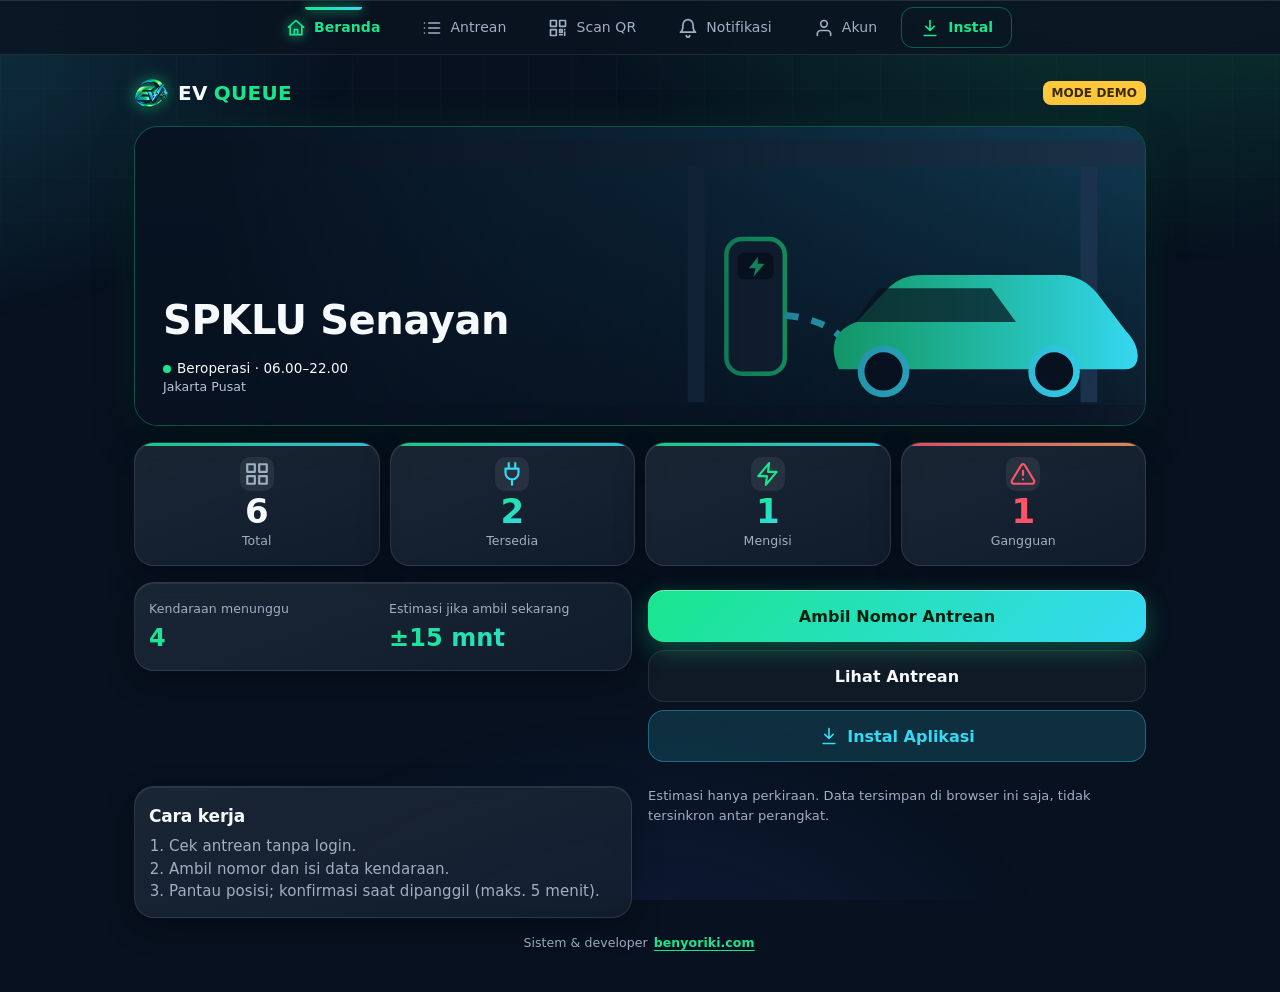
<file: index.html>
<!doctype html><html lang="id" data-theme="dark"><head><meta charset="utf-8"><meta name="viewport" content="width=device-width,initial-scale=1,viewport-fit=cover"><title>EV Queue – Antrean SPKLU Tertib, Transparan, Tanpa Petugas</title><meta name="description" content="Cek antrean, ambil nomor, dan pantau giliran charging mobil &amp; motor listrik langsung dari HP. Real-time, estimasi jelas, tanpa antre fisik.">
<meta property="og:type" content="website"><meta property="og:site_name" content="EV Queue"><meta property="og:locale" content="id_ID"><meta property="og:url" content="https://benyoriki.github.io/SPKLU/"><meta property="og:title" content="⚡ EV Queue – Antrean SPKLU Lebih Mudah, Lebih Canggih"><meta property="og:description" content="Ambil nomor dari HP, pantau giliran real-time, dan charge tanpa antre berantakan. Tertib • Transparan • Tanpa Petugas. Coba sekarang 👇"><meta property="og:image" content="https://benyoriki.github.io/SPKLU/og-image.jpg?v=2"><meta property="og:image:type" content="image/jpeg"><meta property="og:image:width" content="1200"><meta property="og:image:height" content="630"><meta property="og:image:alt" content="EV Queue – Sistem Antrean SPKLU"><meta name="twitter:card" content="summary_large_image"><meta name="twitter:title" content="EV Queue – Antrean SPKLU Lebih Mudah, Lebih Canggih"><meta name="twitter:description" content="Ambil nomor dari HP, pantau giliran real-time. Tertib • Transparan • Tanpa Petugas."><meta name="twitter:image" content="https://benyoriki.github.io/SPKLU/og-image.jpg?v=2"><meta name="theme-color" content="#07111F"><link rel="manifest" href="manifest.json"><meta name="mobile-web-app-capable" content="yes"><meta name="apple-mobile-web-app-capable" content="yes"><meta name="apple-mobile-web-app-title" content="EV Queue"><meta name="apple-mobile-web-app-status-bar-style" content="black-translucent"><link rel="icon" type="image/png" href="favicon.png"><link rel="apple-touch-icon" href="apple-touch-icon.png"><link rel="stylesheet" href="style.css"></head><body>
<div id="ld" role="status" aria-label="Memuat EV Queue"><div class="ld-b"><img src="logo.png" alt="" width=72 height=72></div><div class="ld-t">EV <b>QUEUE</b></div><small>Memuat sistem antrean…</small><div class="ld-p"><i></i></div><p class="credit">Sistem &amp; developer <a href="https://benyoriki.com" target="_blank" rel="noopener">benyoriki.com</a></p></div>
<main class="wrap"><div id="view" aria-live="polite"></div><p class="credit">Sistem &amp; developer <a href="https://benyoriki.com" target="_blank" rel="noopener">benyoriki.com</a></p></main>
<nav class="bot" aria-label="Navigasi utama"><a href="#home" data-r="home"><svg class=ic><use href="#i-home"/></svg>Beranda</a><a href="#queue" data-r="queue"><svg class=ic><use href="#i-list"/></svg>Antrean</a><a href="#qr" data-r="qr"><svg class=ic><use href="#i-qr"/></svg>Scan QR</a><a href="#notif" data-r="notif"><svg class=ic><use href="#i-bell"/></svg>Notifikasi</a><a href="#account" data-r="account"><svg class=ic><use href="#i-user"/></svg>Akun</a><a href="#" class="inst" data-install><svg class=ic><use href="#i-download"/></svg>Instal</a></nav>
<noscript>Aktifkan JavaScript.</noscript>
<script src="ui.js"></script><script src="storage.js"></script><script src="queue-engine.js"></script><script src="app.js"></script><script src="pwa.js"></script></body></html>
</file>
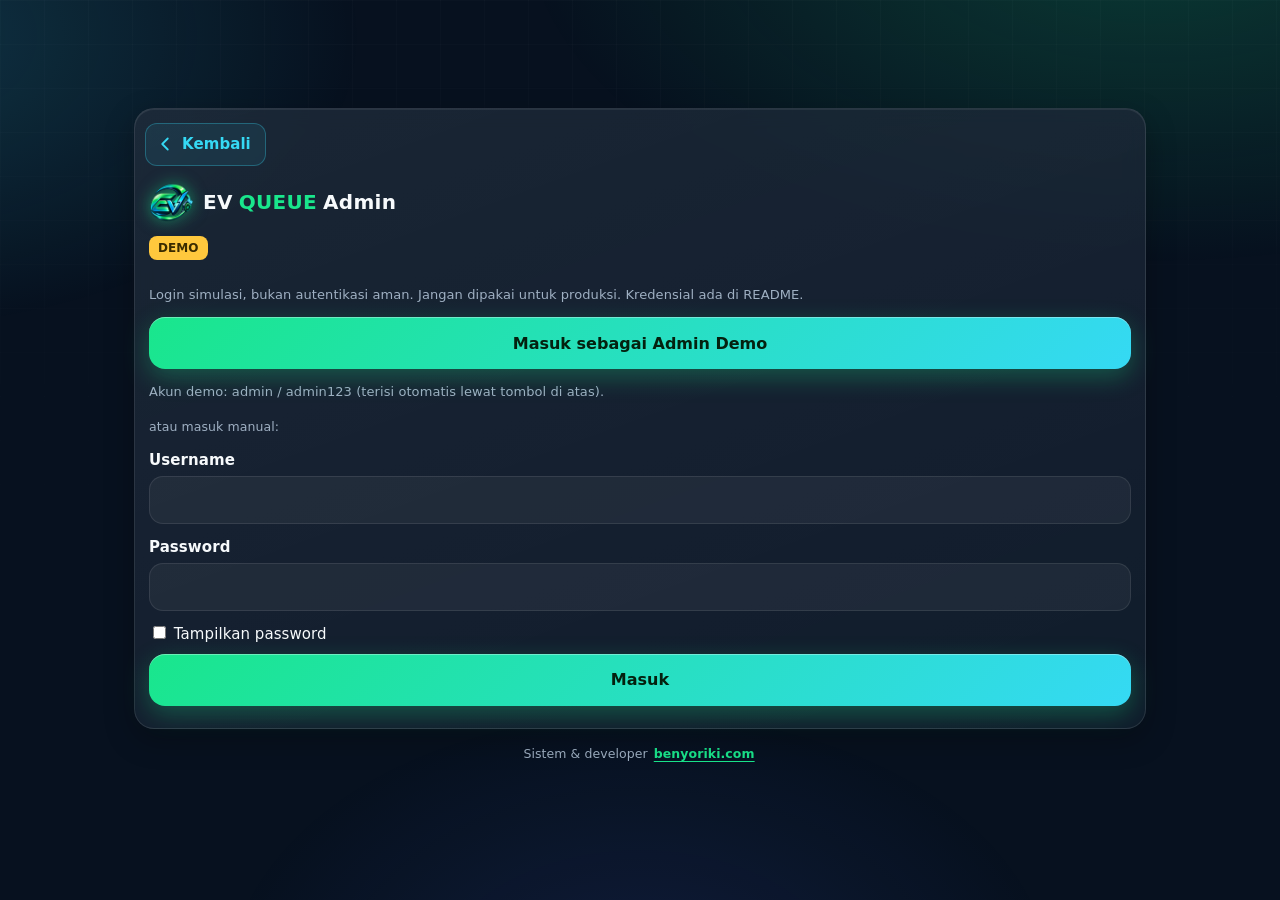
<file: admin/index.html>
<!doctype html><html lang="id" data-theme="dark"><head><meta charset="utf-8"><meta name="viewport" content="width=device-width,initial-scale=1,viewport-fit=cover"><title>EV Queue Admin</title><meta name="robots" content="noindex"><meta name="theme-color" content="#07111F"><link rel="icon" type="image/png" href="../favicon.png"><link rel="apple-touch-icon" href="../apple-touch-icon.png"><link rel="stylesheet" href="../style.css"></head><body><div id="root"></div>
<script src="../ui.js"></script><script src="../storage.js"></script><script src="../queue-engine.js"></script><script src="../admin.js"></script><script src="../pwa.js" data-sw="../sw.js"></script></body></html>
</file>
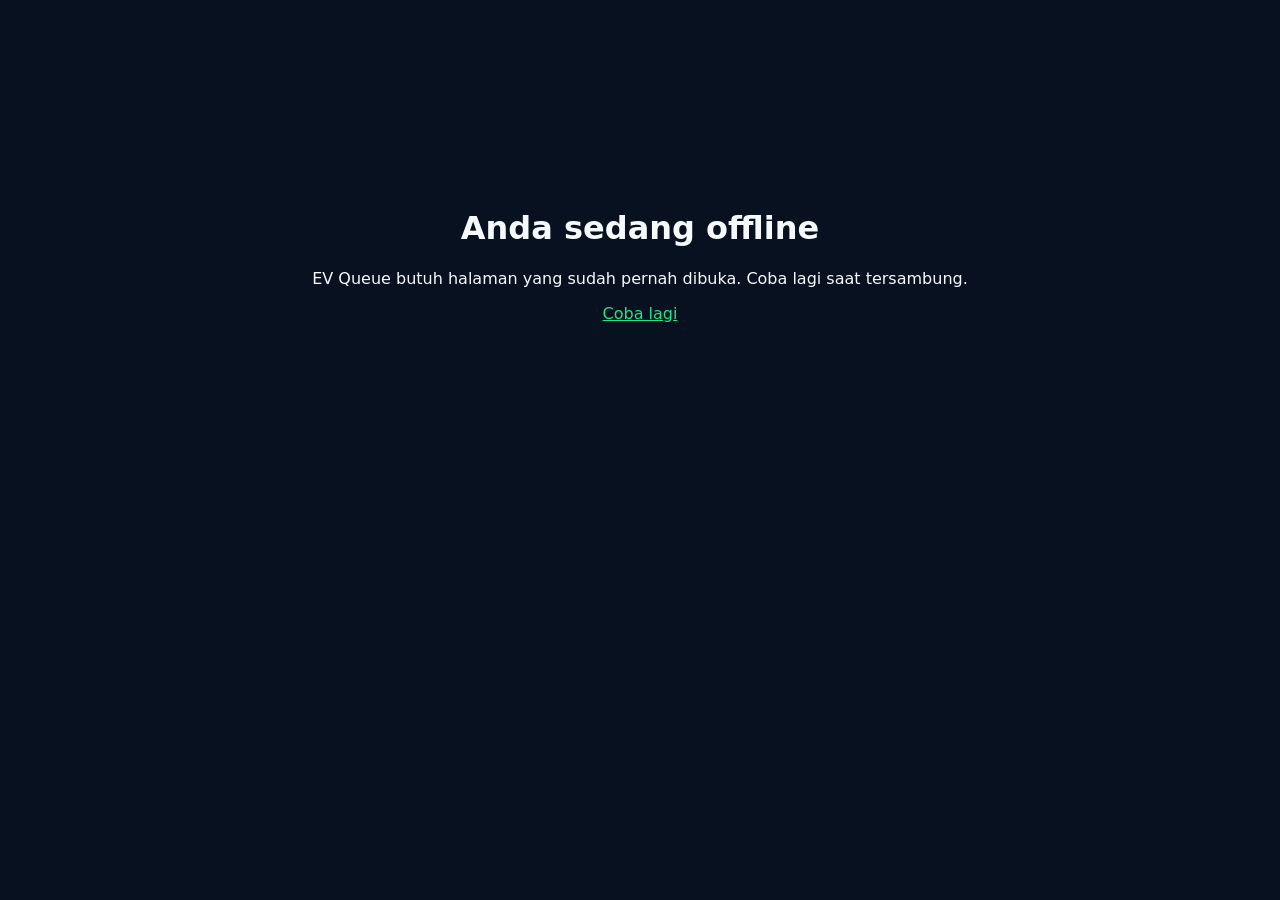
<file: offline.html>
<!doctype html><html lang="id"><meta charset="utf-8"><meta name="viewport" content="width=device-width,initial-scale=1"><title>Offline</title><body style="font-family:system-ui;background:#07111F;color:#F7FAFC;text-align:center;padding:20vh 20px"><h1>Anda sedang offline</h1><p>EV Queue butuh halaman yang sudah pernah dibuka. Coba lagi saat tersambung.</p><a href="index.html" style="color:#19E68C">Coba lagi</a></body></html>
</file>
<file: style.css>
:root{--bg:#07111F;--sf:#101D2D;--sf2:#16273b;--tx:#F7FAFC;--mu:#9fb0c3;--g:#19E68C;--c:#35D9F4;--r:#ff5468;--y:#ffc83d;--bd:rgba(255,255,255,.09);--rad:16px;--sh:0 6px 20px rgba(0,0,0,.25);--ink:#04210f;--f:ui-sans-serif,system-ui,-apple-system,"Segoe UI",Roboto,sans-serif}
[data-theme=light]{--bg:#eef4f9;--sf:#fff;--sf2:#e8f0f7;--tx:#0b1a2b;--mu:#4f647a;--bd:rgba(7,17,31,.12);--sh:0 4px 14px rgba(7,17,31,.08)}
*{box-sizing:border-box}html{-webkit-text-size-adjust:100%}body{margin:0;background:var(--bg);color:var(--tx);font:15px/1.5 var(--f);font-variant-numeric:tabular-nums}
a{color:inherit;text-decoration:none}h1,h2{margin:.15em 0;letter-spacing:-.01em}h1{font-size:24px}h2{font-size:17px}small{font-size:12.5px}b{font-weight:700}
.ic{width:20px;height:20px;fill:none;stroke:currentColor;stroke-width:2;stroke-linecap:round;stroke-linejoin:round;flex-shrink:0;vertical-align:-4px}
.wrap{max-width:560px;margin:0 auto;padding:12px 14px 92px}
.top{display:flex;justify-content:space-between;align-items:center;margin-bottom:10px}.logo{font-weight:800;font-size:19px;display:flex;align-items:center;gap:8px}.logo b{color:var(--g)}.logo .ic{color:var(--g);width:24px;height:24px}
.card{background:var(--sf);border:1px solid var(--bd);border-radius:var(--rad);padding:14px;box-shadow:var(--sh);margin-bottom:12px}
.hero{position:relative;overflow:hidden;height:156px;border-radius:20px;margin-bottom:12px;border:1px solid var(--bd);background:#0b2233;color:#F7FAFC}
.hero .art{position:absolute;inset:0;width:100%;height:100%;margin:0}.hero-t{position:relative;z-index:1;height:100%;padding:16px;background:linear-gradient(90deg,rgba(7,17,31,.94) 8%,rgba(7,17,31,.55) 55%,transparent);display:flex;flex-direction:column;justify-content:flex-end}.hero-t h1{font-size:23px}.hero-t p{margin:2px 0 0;font-size:13.5px}.hero-t small{color:#b8c7d8}
.dot{display:inline-block;width:8px;height:8px;border-radius:50%;margin-right:6px;background:var(--g)}.dot.r{background:var(--r)}
.btn{display:flex;align-items:center;justify-content:center;gap:8px;width:100%;padding:13px;border:0;border-radius:14px;font:700 15px var(--f);cursor:pointer;background:var(--g);color:var(--ink);margin:8px 0;min-height:48px;box-shadow:0 6px 16px rgba(25,230,140,.22);transition:transform .1s,opacity .15s}
.btn:active{transform:scale(.98)}.btn.s{background:transparent;border:1.5px solid var(--bd);color:var(--tx);box-shadow:none}.btn.y{background:var(--y);color:#3a2b00;box-shadow:none}.btn.d{background:var(--r);color:#fff;box-shadow:none}.btn.c{background:rgba(53,217,244,.15);color:var(--c);box-shadow:none;border:1px solid rgba(53,217,244,.35)}
.btn:disabled{opacity:.4;cursor:not-allowed}.btn.sm{display:inline-flex;width:auto;padding:7px 12px;min-height:38px;font-size:13px;margin:2px;border-radius:10px;box-shadow:none}
:focus-visible{outline:3px solid var(--c);outline-offset:2px}
.grid{display:grid;gap:10px}.g4{grid-template-columns:repeat(4,1fr)}.g2{grid-template-columns:1fr 1fr}.g6{grid-template-columns:repeat(auto-fit,minmax(150px,1fr))}.gc{grid-template-columns:repeat(auto-fill,minmax(150px,1fr))}.cols{display:grid;gap:12px;grid-template-columns:1.3fr 1fr;margin-top:12px}.cols .card{margin:0}
.stat{background:var(--sf);border:1px solid var(--bd);border-radius:14px;padding:10px 6px;display:flex;flex-direction:column;align-items:center;gap:2px;text-align:center}.stat b{font-size:24px;line-height:1.1}.stat small{color:var(--mu)}.stat .ic{color:var(--mu)}
.stat.c .ic,.stat.c b{color:var(--c)}.stat.g .ic,.stat.g b{color:var(--g)}.stat.r .ic,.stat.r b{color:var(--r)}.stat.y .ic,.stat.y b{color:var(--y)}
.q{display:grid;grid-template-columns:1fr 1fr;gap:12px}.q b{font-size:24px;display:block}.q small{color:var(--mu)}
.badge{display:inline-block;padding:3px 10px;border-radius:99px;font-size:12px;font-weight:700;background:var(--sf2)}
.WAITING,.available{background:rgba(53,217,244,.16);color:var(--c)}.CALLED{background:rgba(255,200,61,.2);color:var(--y)}.READY,.CHARGING,.using{background:rgba(25,230,140,.17);color:var(--g)}.SKIPPED,.CANCELLED,.fault,.EXPIRED{background:rgba(255,84,104,.18);color:var(--r)}.COMPLETED,.offline{background:rgba(150,160,175,.22);color:var(--mu)}
[data-theme=light] .WAITING,[data-theme=light] .available{color:#007a91}[data-theme=light] .CALLED{color:#8a6100}[data-theme=light] .READY,[data-theme=light] .CHARGING,[data-theme=light] .using{color:#0a7a4a}[data-theme=light] .SKIPPED,[data-theme=light] .CANCELLED,[data-theme=light] .fault{color:#c01f38}
label{display:block;font-weight:600;margin:12px 0 4px}input,select{width:100%;padding:12px;border-radius:12px;border:1px solid var(--bd);background:var(--sf2);color:var(--tx);font:inherit;min-height:46px}
.err{color:var(--r);font-size:13px;margin-top:4px}.mu{color:var(--mu)}.seg{display:flex;gap:8px}.seg label{flex:1;margin:0;border:1.5px solid var(--bd);border-radius:12px;padding:12px;text-align:center;cursor:pointer}.seg label:has(input:checked){border-color:var(--g);color:var(--g)}.seg input{position:absolute;opacity:0;width:1px;height:1px}.seg label:has(:focus-visible){outline:3px solid var(--c)}
.tk{background:var(--sf);border:1px solid var(--bd);border-radius:22px;box-shadow:var(--sh);overflow:hidden;margin-bottom:12px}.tk-h{display:flex;justify-content:space-between;align-items:center;padding:14px 16px;background:linear-gradient(90deg,rgba(25,230,140,.12),transparent)}.tk-h span:first-child{font-weight:700;display:flex;gap:6px;align-items:center}.tk-h .ic{color:var(--g)}
.tk-n{text-align:center;padding:6px 16px}.tk-n small{color:var(--mu)}.big{font-size:60px;font-weight:800;letter-spacing:2px;line-height:1.1}.tm{text-align:center;padding:4px 16px 0}.tm small{color:var(--mu)}.timer{font-size:44px;font-weight:800;color:var(--y);line-height:1.1}
.tk-sep{position:relative;border-top:2px dashed var(--bd);margin:14px 0}.tk-sep::before,.tk-sep::after{content:"";position:absolute;top:-11px;width:20px;height:20px;border-radius:50%;background:var(--bg)}.tk-sep::before{left:-10px}.tk-sep::after{right:-10px}
.kv{display:grid;grid-template-columns:1fr 1fr;gap:12px;padding:0 16px}.kv small{display:block;color:var(--mu)}.tk-b{padding:6px 16px 14px}
.steps{display:flex;margin:14px 0 8px}.steps div{flex:1;text-align:center;font-size:11.5px;color:var(--mu);position:relative}.steps i{display:block;width:14px;height:14px;border-radius:50%;margin:0 auto 5px;background:var(--sf2);border:2px solid var(--bd);position:relative;z-index:1}.steps div::before{content:"";position:absolute;top:6px;left:-50%;width:100%;height:2px;background:var(--bd)}.steps div:first-child::before{display:none}.steps .on{color:var(--g)}.steps .on i,.steps .on::before{background:var(--g);border-color:var(--g)}
.row{display:flex;justify-content:space-between;gap:8px;align-items:center;padding:9px 0;border-bottom:1px solid var(--bd)}.row:last-child{border:0}.note{color:var(--mu);font-size:13px}.how ol{margin:6px 0 0;padding-left:20px;color:var(--mu)}
nav.bot{position:fixed;bottom:0;left:0;right:0;display:flex;background:var(--sf);border-top:1px solid var(--bd);padding-bottom:env(safe-area-inset-bottom)}nav.bot a{flex:1;display:flex;flex-direction:column;align-items:center;gap:2px;padding:9px 2px;font-size:12px;color:var(--mu)}nav.bot a.on{color:var(--g);font-weight:700}
.demo{background:var(--y);color:#3a2b00;font-weight:700;font-size:12px;padding:3px 9px;border-radius:8px;white-space:nowrap}
.toast{position:fixed;top:12px;left:50%;transform:translateX(-50%);background:var(--sf);border:1px solid var(--g);padding:10px 16px;border-radius:12px;z-index:30;box-shadow:var(--sh)}
.art{width:100%;height:auto;display:block}.bar{height:10px;border-radius:6px;background:var(--sf2);overflow:hidden}.bar i{display:block;height:100%}
.ad{display:flex;min-height:100vh}.side{width:232px;background:var(--sf);border-right:1px solid var(--bd);padding:14px 10px;flex-shrink:0;position:sticky;top:0;height:100vh;overflow-y:auto;transition:width .2s}.side .logo{padding:2px 8px 14px}.side a{display:flex;align-items:center;gap:12px;padding:11px 12px;border-radius:12px;color:var(--mu);margin:3px 0;transition:background .15s}.side a:hover{background:var(--sf2)}.side a.on{background:rgba(25,230,140,.14);color:var(--g);font-weight:700}
.ad.sb-c .side{width:68px}.ad.sb-c .lb{display:none}.ad.sb-c .side a{justify-content:center}.ov{display:none}
.main{flex:1;min-width:0;padding:18px;overflow-x:clip}.in{max-width:1280px;margin:0 auto}.bar-t{display:flex;align-items:center;gap:10px}.bar-t h1{flex:1}
.scroll{overflow-x:auto}table{width:100%;border-collapse:collapse;min-width:640px}th,td{padding:10px 8px;text-align:left;border-bottom:1px solid var(--bd);font-size:14px}th{color:var(--mu);font-weight:600}tbody tr:hover{background:var(--sf2)}
@media(max-width:1024px){.cols{grid-template-columns:1fr}}
@media(min-width:768px){.wrap{max-width:680px}}
@media(max-width:760px){.side{position:fixed;z-index:20;left:0;top:0;width:250px;transform:translateX(-100%);transition:transform .2s}.ad.sb-o .side{transform:none}.ad.sb-o .ov{display:block;position:fixed;inset:0;background:rgba(0,0,0,.55);z-index:15}.ad.sb-c .side{width:250px}.ad.sb-c .lb{display:inline}.ad.sb-c .side a{justify-content:flex-start}.main{padding:12px}.g2{grid-template-columns:1fr}.g6{grid-template-columns:1fr 1fr}
table{min-width:0}table,thead,tbody,tr,td{display:block}thead{display:none}tr{background:var(--sf2);border:1px solid var(--bd);border-radius:14px;margin:8px 0;padding:6px 10px}td{border:0;display:flex;justify-content:space-between;align-items:center;gap:8px;padding:5px 0;text-align:right}td::before{content:attr(data-l);color:var(--mu);text-align:left}td[colspan]::before{content:none}.scroll{overflow:visible}}
@media(max-width:380px){.big{font-size:52px}.g4{gap:6px}.stat b{font-size:21px}}
@media(prefers-reduced-motion:reduce){*{transition:none!important;animation:none!important}}
@media print{body{background:#fff;color:#000}.side,.main .bar-t,.main .in>*:not(#qrc),.toast,nav.bot,button{display:none!important}#qrc{border:0;box-shadow:none;background:#fff;color:#000}}

body::before{content:"";position:fixed;inset:0;z-index:-1;pointer-events:none;background:radial-gradient(700px 360px at 85% -5%,rgba(25,230,140,.13),transparent 70%),radial-gradient(600px 360px at -10% 8%,rgba(53,217,244,.11),transparent 70%)}[data-theme=light] body::before{opacity:.45}
.grid>*{min-width:0}.g3{grid-template-columns:repeat(3,1fr)}.stat small{overflow-wrap:anywhere}
.credit{text-align:center;color:var(--mu);font-size:12.5px;margin:16px 0 0}.credit a{color:var(--g);font-weight:700;text-decoration:underline;text-underline-offset:3px;padding:6px 2px}
.dot{animation:blink 2s ease-in-out infinite}@keyframes blink{50%{opacity:.35}}.cab{stroke-dasharray:6 6;animation:flow 1s linear infinite}@keyframes flow{to{stroke-dashoffset:-12}}
.stat,.card{transition:transform .15s,border-color .15s}@media(hover:hover){.stat:hover{transform:translateY(-2px);border-color:rgba(25,230,140,.4)}}
#ld{position:fixed;inset:0;z-index:100;background:var(--bg);display:flex;flex-direction:column;align-items:center;justify-content:center;gap:12px;transition:opacity .4s;animation:ldx .4s 3.3s forwards}#ld.out{opacity:0;pointer-events:none}@keyframes ldx{to{opacity:0;visibility:hidden}}
.ld-b{width:88px;height:88px;border-radius:26px;display:grid;place-items:center;background:linear-gradient(135deg,rgba(25,230,140,.22),rgba(53,217,244,.16));border:1px solid rgba(25,230,140,.45);animation:pls 1.6s ease-out infinite}.ld-b .ic{width:46px;height:46px;color:var(--g)}.ld-t{font-size:28px;font-weight:800;letter-spacing:.5px}.ld-t b{color:var(--g)}#ld small{color:var(--mu)}
.ld-p{width:190px;height:4px;border-radius:4px;background:var(--sf2);overflow:hidden}.ld-p i{display:block;height:100%;background:linear-gradient(90deg,var(--g),var(--c));transform-origin:left;animation:fill 3s linear forwards}@keyframes fill{from{transform:scaleX(0)}to{transform:scaleX(1)}}@keyframes pls{0%{box-shadow:0 0 0 0 rgba(25,230,140,.4)}100%{box-shadow:0 0 0 22px rgba(25,230,140,0)}}
@media(min-width:1000px){.wrap{max-width:980px;padding:76px 14px 40px}nav.bot{top:0;bottom:auto;border-top:0;border-bottom:1px solid var(--bd);justify-content:center;gap:6px;padding:6px 0;z-index:10}nav.bot a{flex:0 0 auto;flex-direction:row;gap:8px;padding:9px 18px;border-radius:12px;font-size:14px}.home{display:grid;grid-template-columns:1fr 1fr;gap:12px;align-items:start}.home>*{margin:0!important}.home>.top,.home>.hero,.home>.grid{grid-column:1/-1}.hero{height:250px}.hero-t{padding:28px}.hero-t h1{font-size:34px}}

/* ===== v6 · tampilan futuristik (ringan: tanpa font/JS tambahan) ===== */
:root{--g2:#00f5a0;--glow:0 0 22px rgba(25,230,140,.35);--glass:rgba(16,29,45,.72);--grad:linear-gradient(135deg,#19E68C,#35D9F4)}
body{background:var(--bg);letter-spacing:.005em}
body::before{background:radial-gradient(900px 480px at 90% -8%,rgba(25,230,140,.2),transparent 70%),radial-gradient(700px 420px at -10% 4%,rgba(53,217,244,.18),transparent 70%),radial-gradient(600px 400px at 50% 110%,rgba(80,110,255,.12),transparent 70%)}
body::after{content:"";position:fixed;inset:0;z-index:-1;pointer-events:none;opacity:.5;background-image:linear-gradient(rgba(255,255,255,.035) 1px,transparent 1px),linear-gradient(90deg,rgba(255,255,255,.035) 1px,transparent 1px);background-size:44px 44px;-webkit-mask-image:linear-gradient(#000,transparent 70%);mask-image:linear-gradient(#000,transparent 70%)}
[data-theme=light] body::after{opacity:.2}
h1,h2{font-weight:800}h1{background:linear-gradient(90deg,var(--tx),var(--tx) 55%,var(--c));-webkit-background-clip:text;background-clip:text;-webkit-text-fill-color:transparent}.hero h1,.tk h1{-webkit-text-fill-color:currentColor;background:none}
.lg{width:34px;height:34px;object-fit:contain;filter:drop-shadow(0 0 8px rgba(25,230,140,.55))}.lg.sm{width:24px;height:24px}.lg.xl{width:44px;height:44px}.logo{font-size:20px;letter-spacing:.3px;gap:10px}.logo span{display:inline-flex;gap:.3em}
.card,.stat,.tk{background:linear-gradient(160deg,rgba(255,255,255,.06),rgba(255,255,255,.015)) ,var(--glass);border:1px solid rgba(255,255,255,.1);box-shadow:0 10px 30px rgba(0,0,0,.28),inset 0 1px 0 rgba(255,255,255,.07)}
[data-theme=light] .card,[data-theme=light] .stat,[data-theme=light] .tk{background:var(--sf);border-color:var(--bd)}
@supports(backdrop-filter:blur(8px)){.card,.stat{backdrop-filter:blur(10px);-webkit-backdrop-filter:blur(10px)}}
.card,.stat{border-radius:20px}.stat{padding:14px 8px;position:relative;overflow:hidden}.stat::before{content:"";position:absolute;inset:0 0 auto 0;height:3px;background:var(--grad);opacity:.85}.stat.r::before{background:linear-gradient(90deg,var(--r),#ff9a5a)}.stat.y::before{background:linear-gradient(90deg,var(--y),#ff9a5a)}
.stat .ic{width:26px;height:26px;padding:4px;border-radius:10px;background:rgba(255,255,255,.07);box-sizing:content-box}.stat b{font-size:28px;font-weight:800}
.stat.c b,.stat.g b{background:var(--grad);-webkit-background-clip:text;background-clip:text;-webkit-text-fill-color:transparent}
.stat:has(.badge.available){border-color:rgba(53,217,244,.28)}.stat:has(.badge.using){border-color:rgba(25,230,140,.4);box-shadow:0 10px 30px rgba(0,0,0,.28),0 0 24px rgba(25,230,140,.14)}.stat:has(.badge.fault){border-color:rgba(255,84,104,.4)}
.btn{background:var(--grad);border-radius:16px;min-height:52px;font-size:16px;box-shadow:0 8px 24px rgba(25,230,140,.28),inset 0 1px 0 rgba(255,255,255,.35);position:relative;overflow:hidden}
.btn.sm{border-radius:12px}.btn.s,.btn.c,.btn.y,.btn.d{background-image:none}.btn.s{background:rgba(255,255,255,.04)}.btn.d{background:linear-gradient(135deg,#ff5468,#ff7a5a)}.btn.y{background:linear-gradient(135deg,#ffc83d,#ffa53d)}
@media(hover:hover){.btn:hover{filter:brightness(1.08);box-shadow:0 10px 30px rgba(25,230,140,.4)}.btn.s:hover{border-color:var(--g)}}
input,select{background:rgba(255,255,255,.05);border-radius:14px;transition:border-color .15s,box-shadow .15s}input:focus,select:focus{outline:0;border-color:var(--g);box-shadow:0 0 0 3px rgba(25,230,140,.18)}
.badge{border:1px solid currentColor;border-color:color-mix(in srgb,currentColor 35%,transparent)}
.hero{border-radius:24px;border-color:rgba(25,230,140,.25);box-shadow:0 14px 40px rgba(0,0,0,.4),0 0 40px rgba(25,230,140,.1)}.hero::after{content:"";position:absolute;inset:0;pointer-events:none;background:linear-gradient(115deg,transparent 40%,rgba(255,255,255,.07) 50%,transparent 60%);background-size:250% 100%;animation:shine 6s ease-in-out infinite}@keyframes shine{from{background-position:120% 0}to{background-position:-60% 0}}
.big{background:var(--grad);-webkit-background-clip:text;background-clip:text;-webkit-text-fill-color:transparent;filter:drop-shadow(0 0 14px rgba(25,230,140,.3))}.tk{border-radius:26px}.tk-h .lg{margin-right:2px}
.q b{background:var(--grad);-webkit-background-clip:text;background-clip:text;-webkit-text-fill-color:transparent}
nav.bot{background:rgba(10,20,33,.82);border-top:1px solid rgba(255,255,255,.1)}@supports(backdrop-filter:blur(8px)){nav.bot{backdrop-filter:blur(16px);-webkit-backdrop-filter:blur(16px)}}[data-theme=light] nav.bot{background:rgba(255,255,255,.88)}
nav.bot a{position:relative;transition:color .15s}nav.bot a.on::before{content:"";position:absolute;top:0;left:28%;right:28%;height:3px;border-radius:0 0 4px 4px;background:var(--grad);box-shadow:0 0 12px var(--g)}nav.bot a.on .ic{filter:drop-shadow(0 0 6px var(--g))}
.side{background:linear-gradient(180deg,rgba(16,29,45,.98),rgba(7,17,31,.98))}[data-theme=light] .side{background:var(--sf)}.side a.on{background:linear-gradient(90deg,rgba(25,230,140,.2),rgba(53,217,244,.06));box-shadow:inset 3px 0 0 var(--g)}
.back{display:inline-flex;align-items:center;gap:6px;padding:9px 14px 9px 8px;margin:0 0 14px -4px;border-radius:12px;color:var(--c);font-weight:700;border:1px solid rgba(53,217,244,.3);background:rgba(53,217,244,.08);min-height:42px;transition:background .15s}.back:hover{background:rgba(53,217,244,.18)}.back .ic{width:22px;height:22px}
.ld-b{background:radial-gradient(circle,rgba(25,230,140,.2),transparent 70%);border:0;width:120px;height:120px;border-radius:50%}.ld-b img{width:92px;height:92px;object-fit:contain;filter:drop-shadow(0 0 16px rgba(25,230,140,.6))}.ld-t{font-size:30px}
.toast{border-radius:14px;background:var(--glass);box-shadow:var(--glow)}
@media(min-width:1000px){.wrap{max-width:1040px}.home{gap:16px}.hero{height:300px}.hero-t h1{font-size:40px}.stat b{font-size:34px}.main{padding:28px 32px}}
@media(min-width:1400px){.in{max-width:1400px}}
/* PWA install + perbaikan badge di judul */
.pwa-on [data-install],.pwa-on .inst{display:none!important}nav.bot a.inst{display:none}@media(min-width:1000px){nav.bot a.inst{display:flex;color:var(--g);font-weight:700;border:1px solid rgba(25,230,140,.35)}}
h1 .demo{-webkit-text-fill-color:#3a2b00;background:var(--y);vertical-align:middle;margin-left:6px}
.imod{position:fixed;inset:0;z-index:200;background:rgba(3,8,15,.7);display:grid;place-items:end center;padding:14px}@supports(backdrop-filter:blur(4px)){.imod{backdrop-filter:blur(6px)}}.imc{width:100%;max-width:440px;background:var(--sf);border:1px solid rgba(25,230,140,.3);border-radius:24px;padding:20px;box-shadow:0 20px 60px rgba(0,0,0,.5),var(--glow)}.imc h2{font-size:20px}.imc ol{padding-left:20px;line-height:1.7}@media(min-width:700px){.imod{place-items:center}}
</file>
